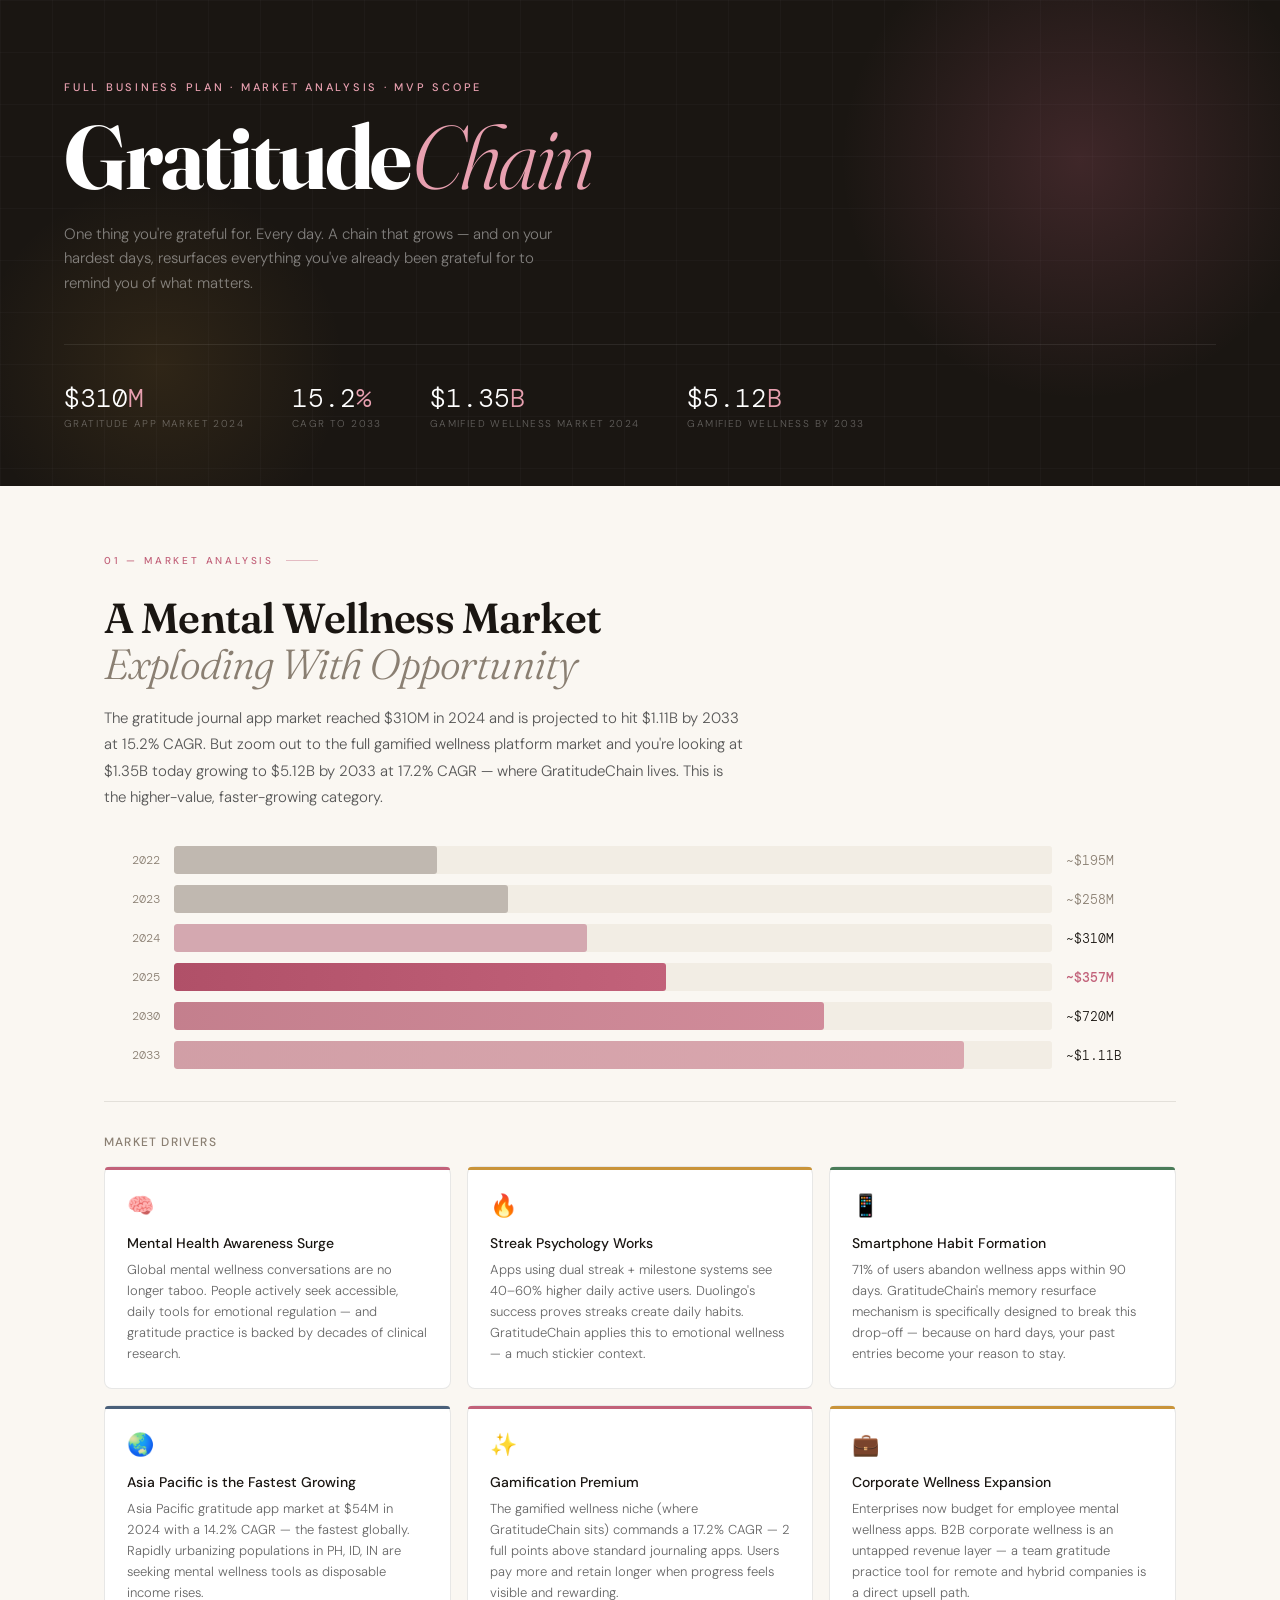
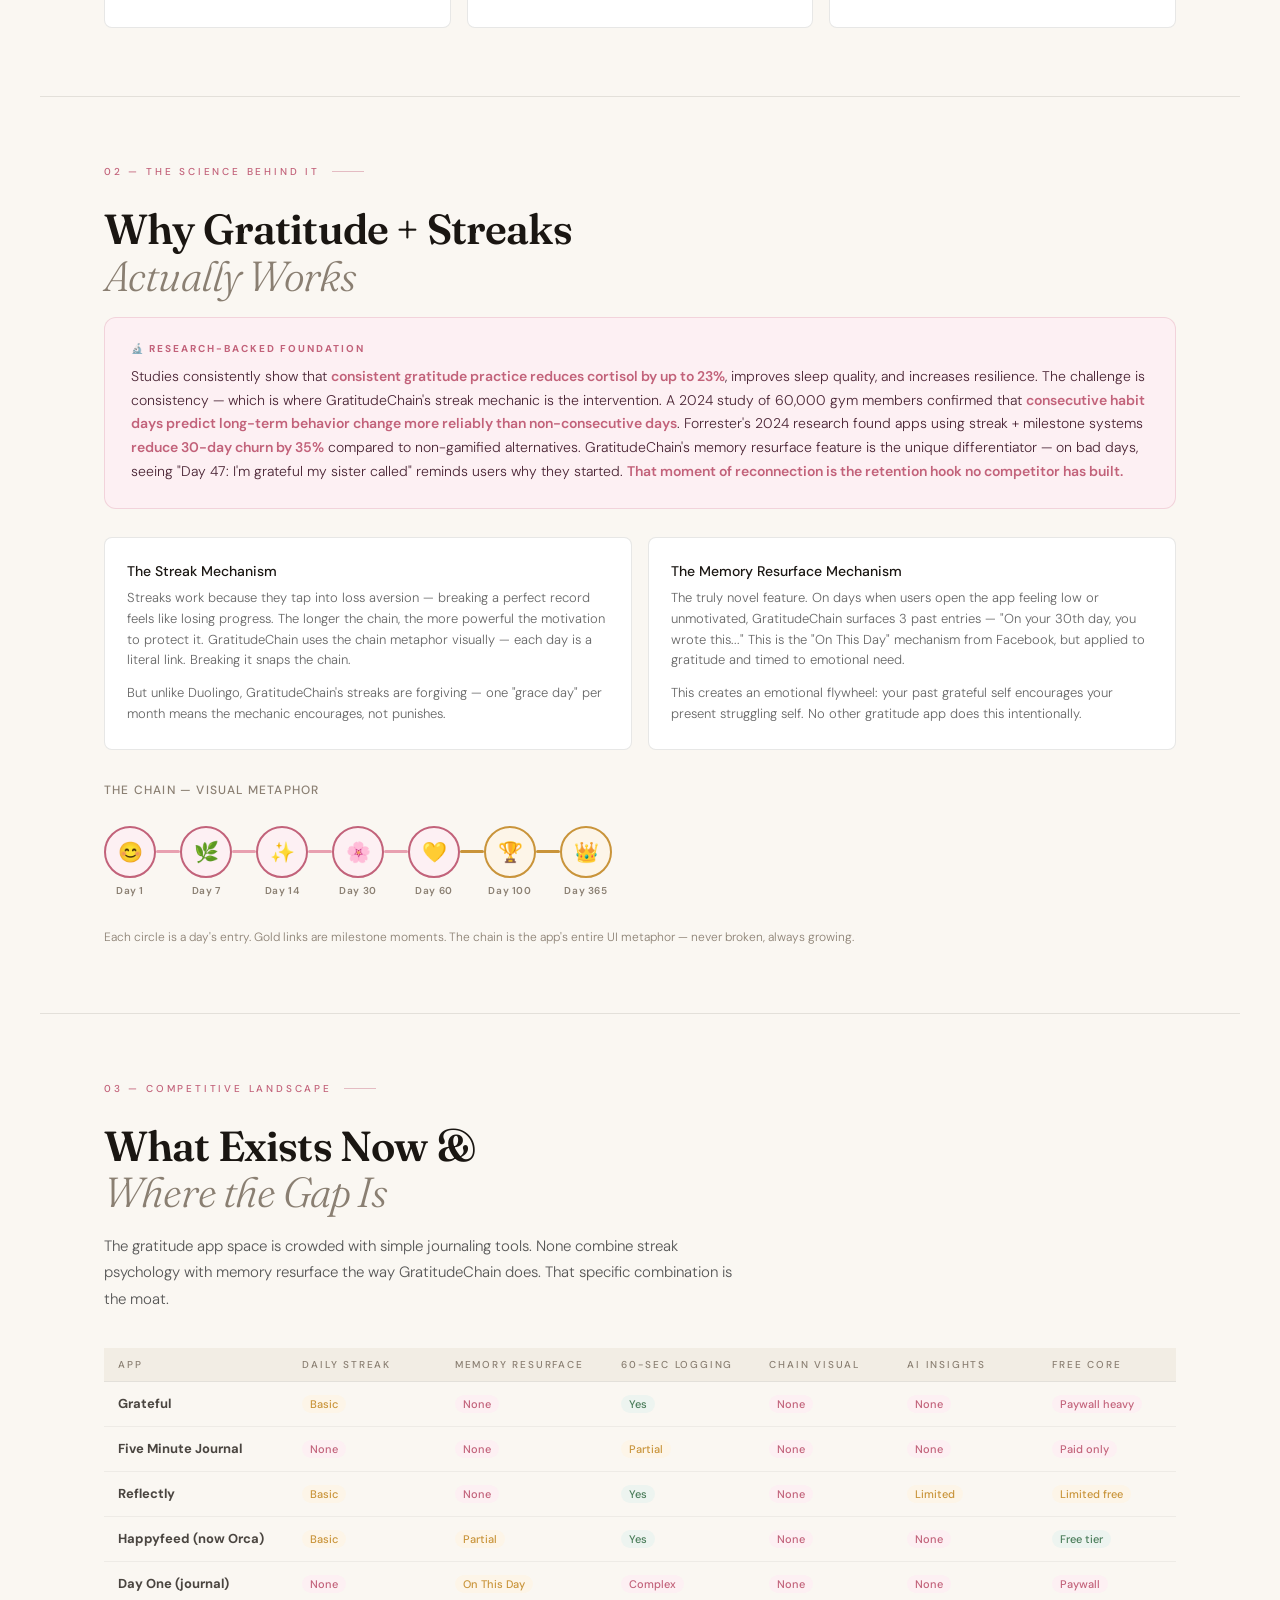
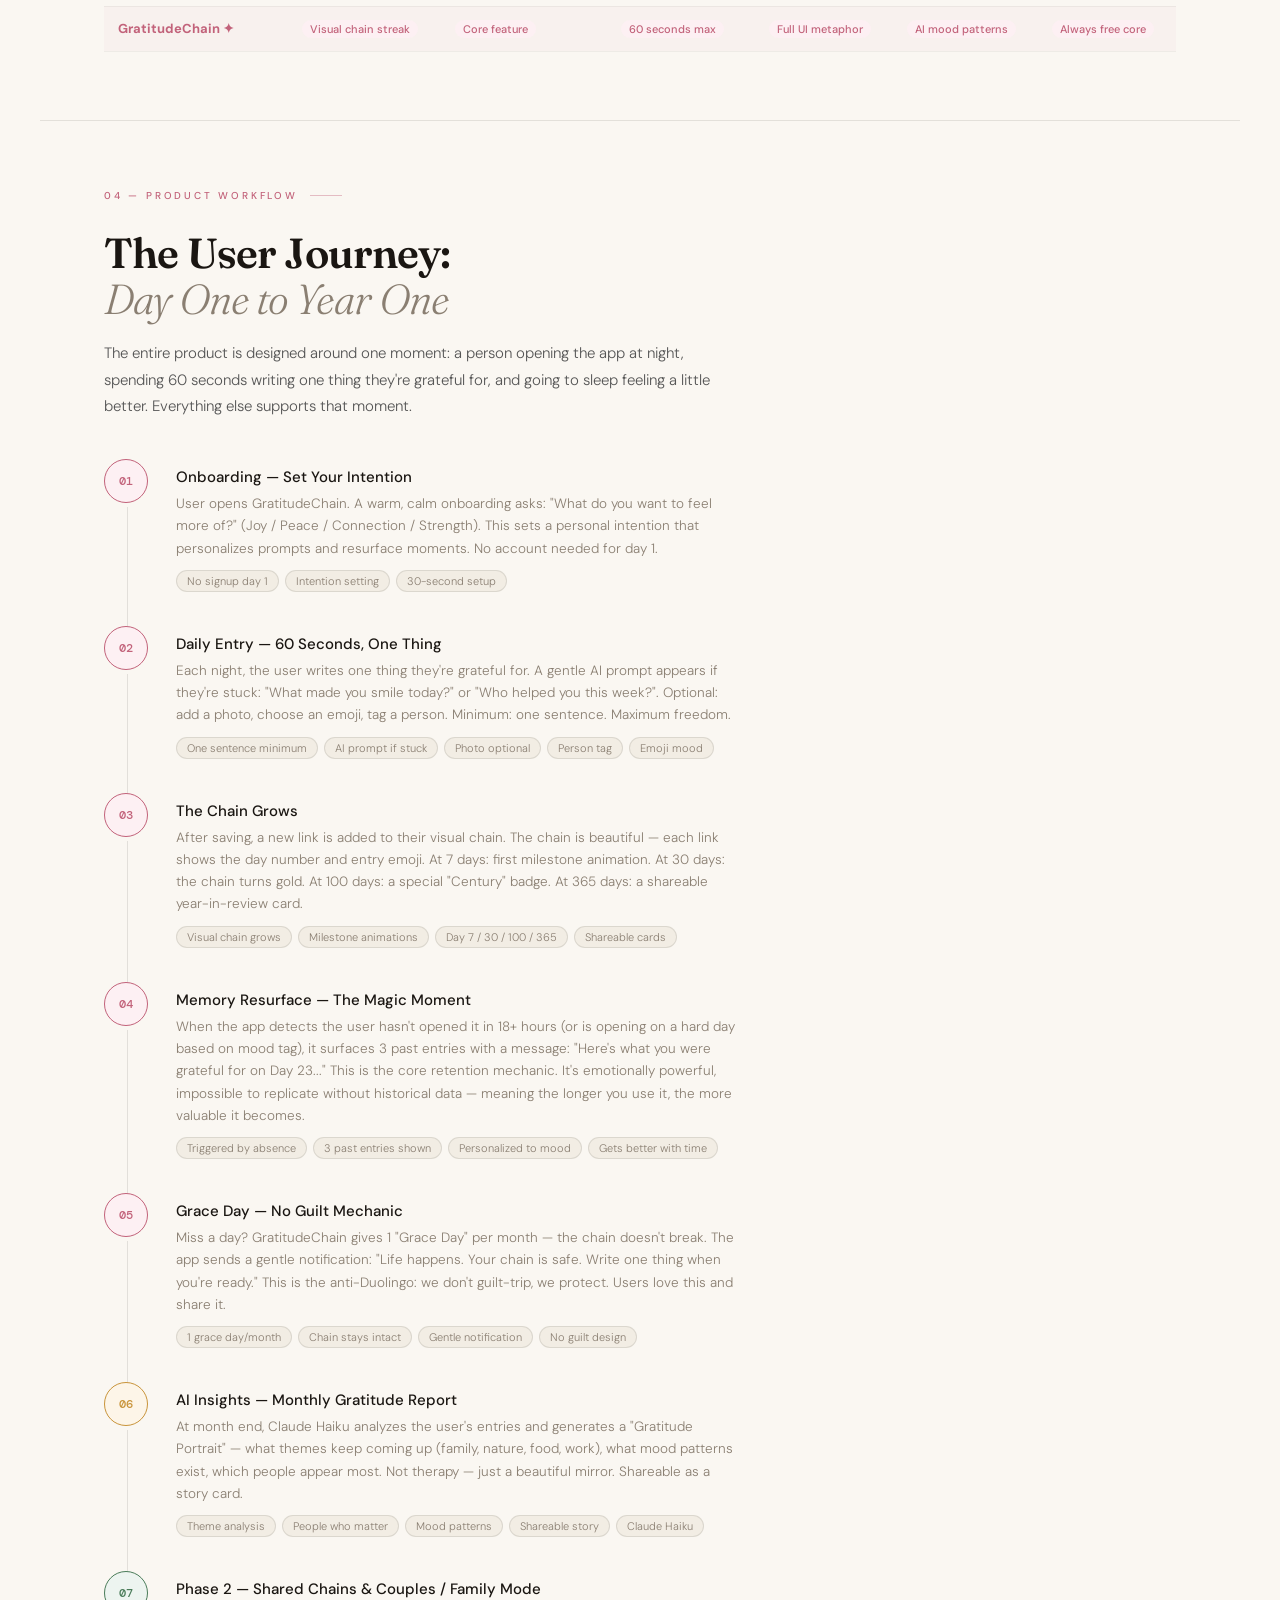
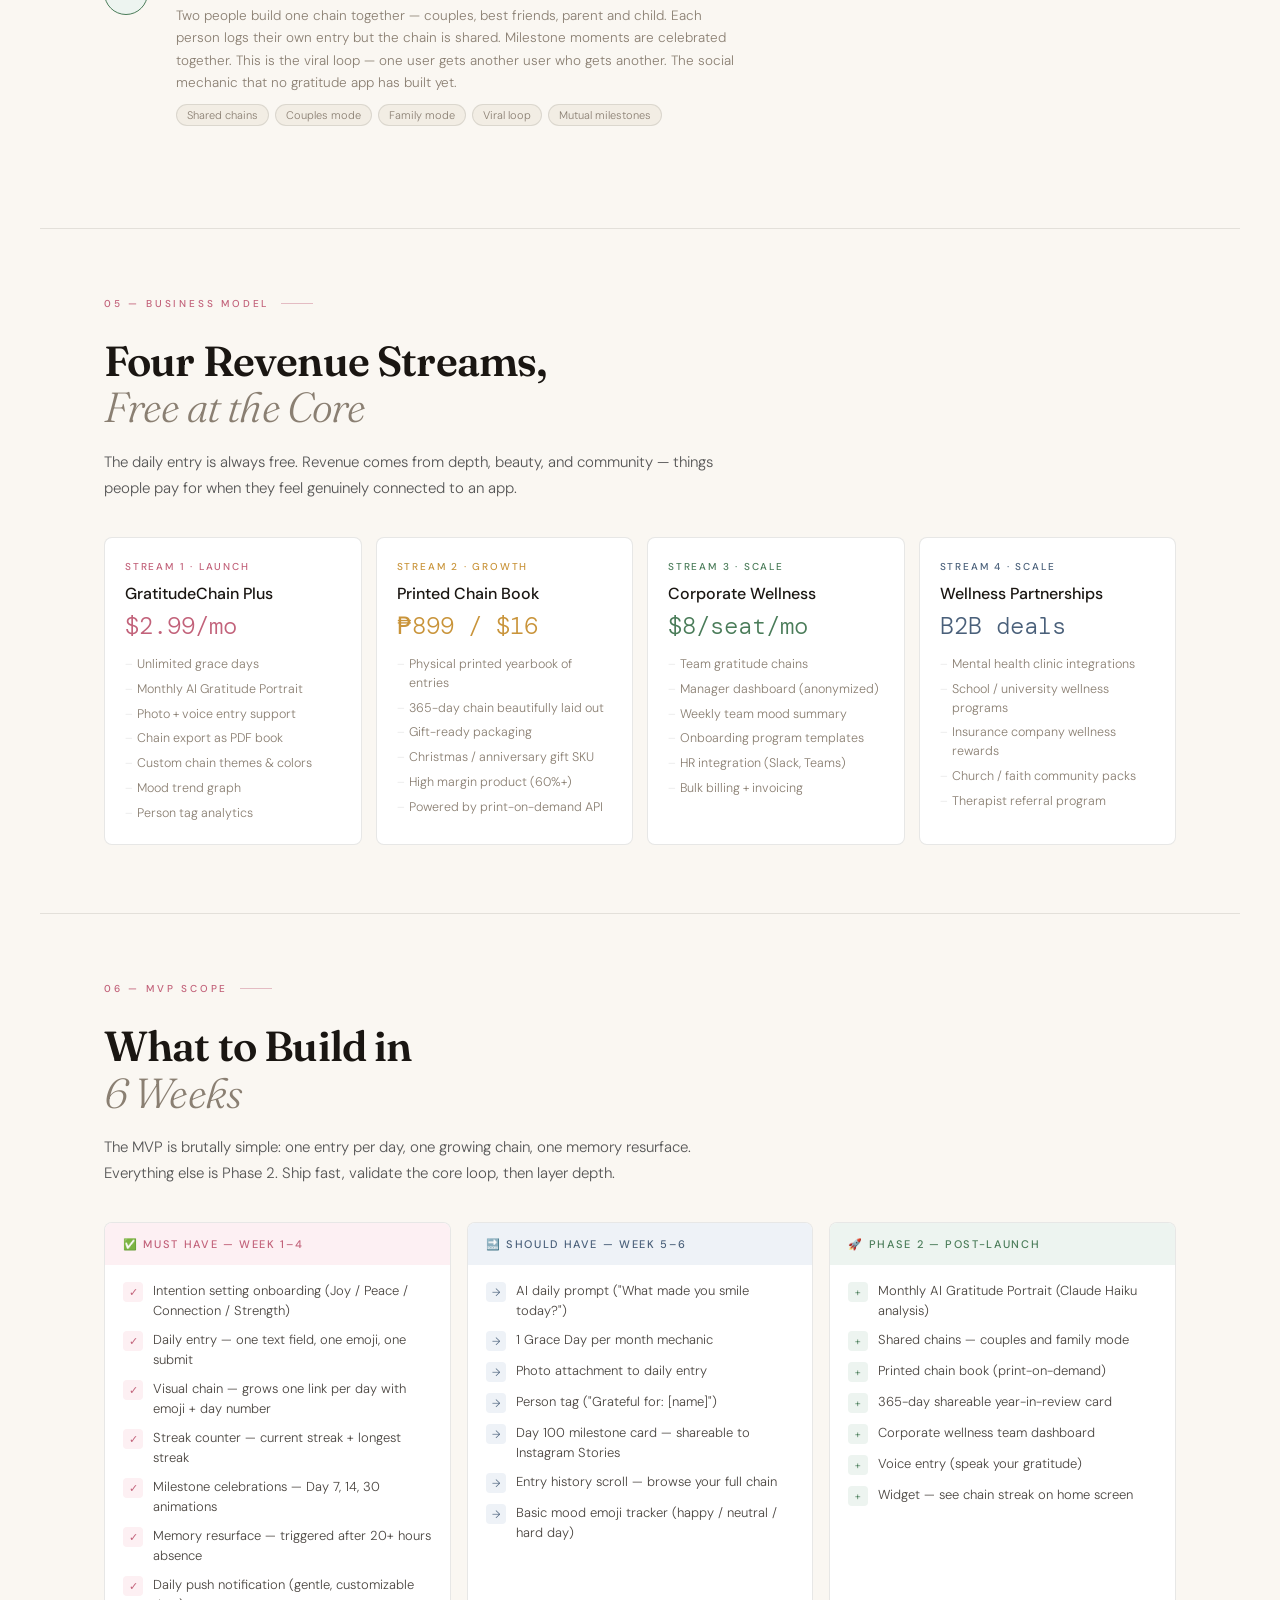
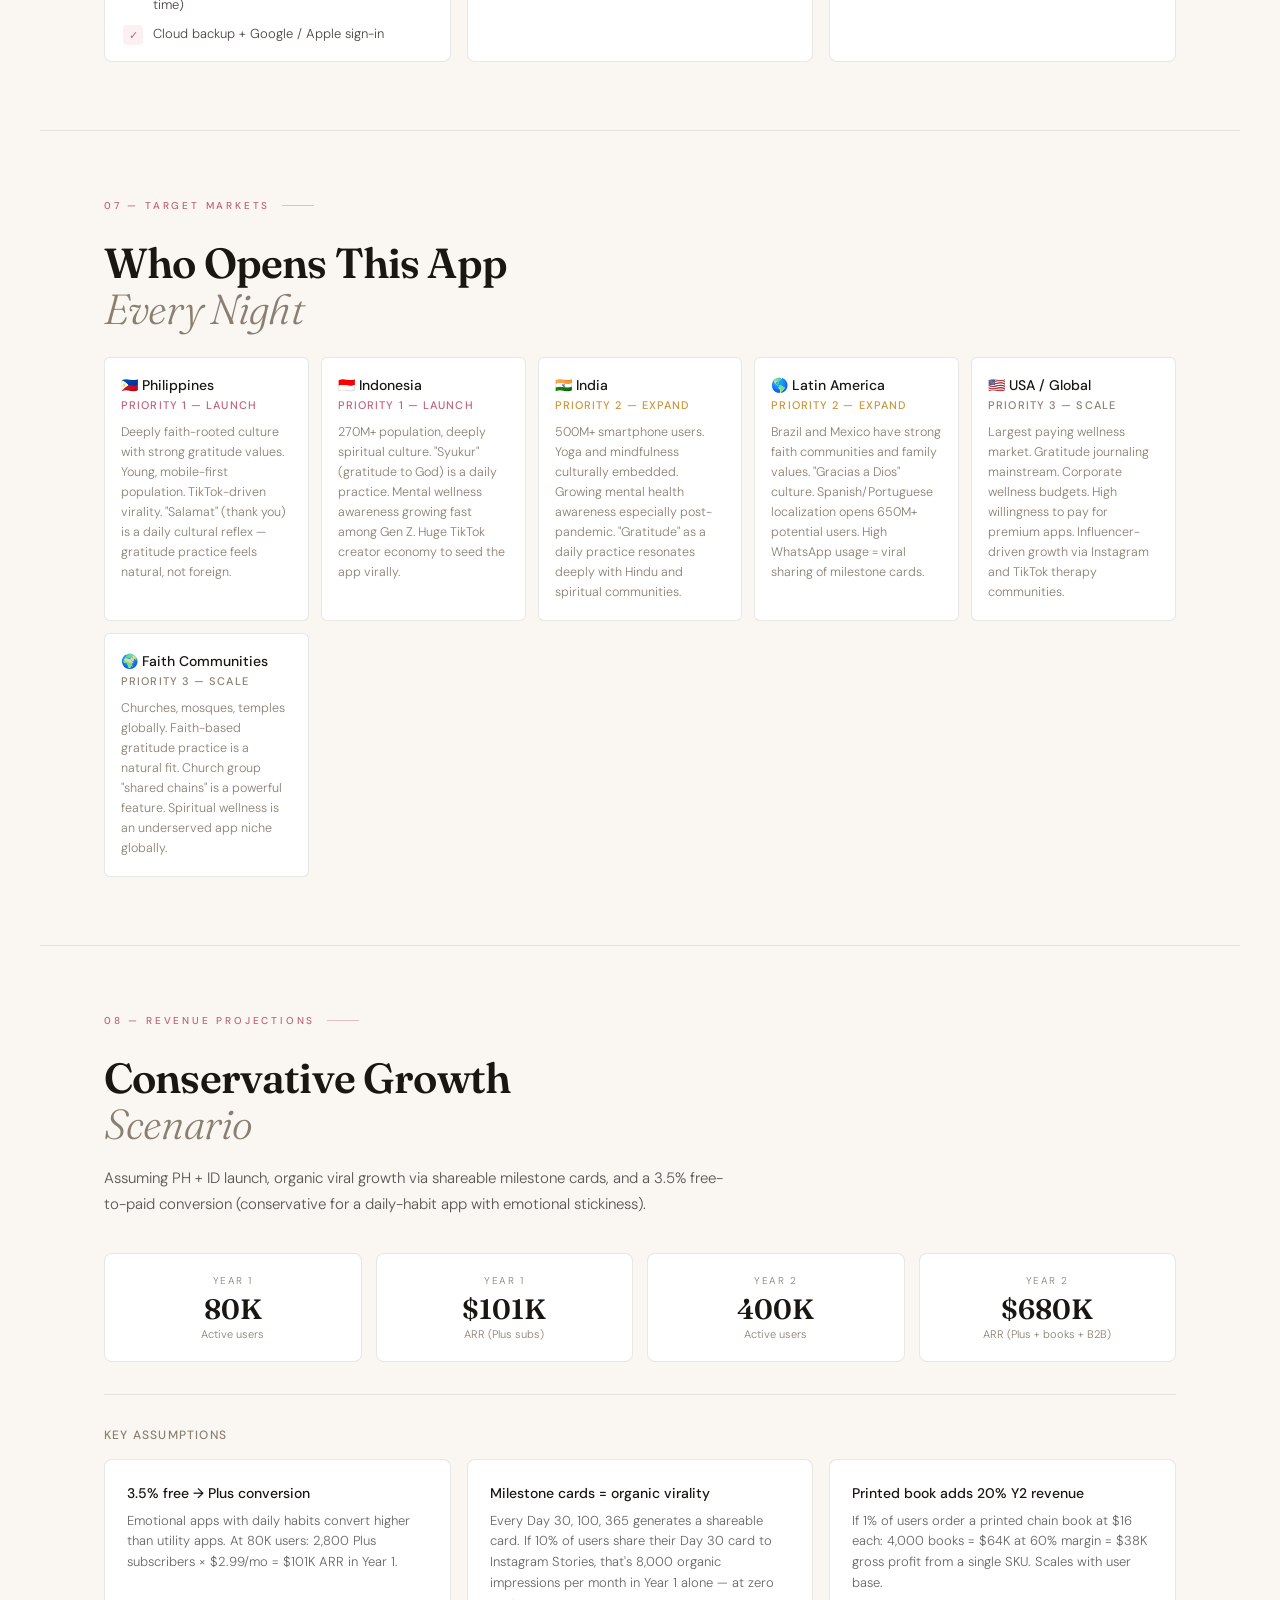
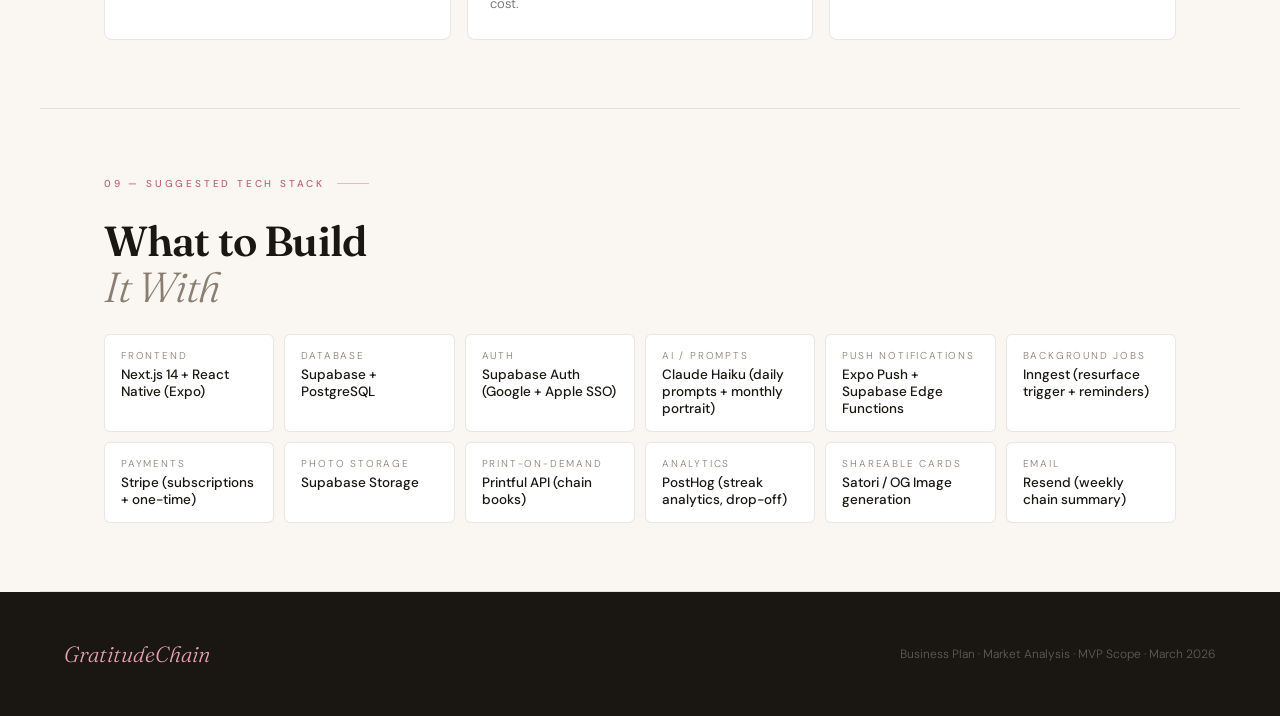
<file: gratitudechain-plan.html>
<!DOCTYPE html>
<html lang="en">
<head>
<meta charset="UTF-8">
<meta name="viewport" content="width=device-width, initial-scale=1.0">
<title>GratitudeChain — Full Business Plan</title>
<link href="https://fonts.googleapis.com/css2?family=Fraunces:ital,opsz,wght@0,9..144,300;0,9..144,600;0,9..144,700;1,9..144,400&family=DM+Sans:wght@300;400;500;600&family=DM+Mono:wght@400;500&display=swap" rel="stylesheet">
<style>
:root {
  --bg:#faf7f2; --ink:#1a1612; --surface:#ffffff; --surface2:#f2ede4;
  --border:rgba(26,22,18,0.1); --muted:#8a7f72; --dim:#b5a898;
  --rose:#c2627a; --rose-light:#fdf0f3; --rose-mid:#e8a0b0;
  --gold:#c9943a; --gold-light:#fdf5e8;
  --sage:#4a7c59; --sage-light:#edf4f0;
  --slate:#4a607a; --slate-light:#eef2f7;
  --warm:#f5ede0;
}
*{margin:0;padding:0;box-sizing:border-box}
body{background:var(--bg);color:var(--ink);font-family:'DM Sans',sans-serif;font-weight:300;overflow-x:hidden}

/* COVER */
.cover{min-height:440px;background:var(--ink);padding:80px 64px 56px;position:relative;overflow:hidden;display:flex;flex-direction:column;justify-content:flex-end}
.cover-grid{position:absolute;inset:0;background-image:linear-gradient(rgba(255,255,255,0.025) 1px,transparent 1px),linear-gradient(90deg,rgba(255,255,255,0.025) 1px,transparent 1px);background-size:52px 52px}
.cover-glow{position:absolute;top:-100px;right:-60px;width:520px;height:520px;background:radial-gradient(circle,rgba(194,98,122,0.22) 0%,transparent 65%);pointer-events:none}
.cover-glow2{position:absolute;bottom:-80px;left:-40px;width:400px;height:400px;background:radial-gradient(circle,rgba(201,148,58,0.12) 0%,transparent 65%);pointer-events:none}
.cover-eye{font-size:11px;letter-spacing:0.25em;text-transform:uppercase;color:var(--rose-mid);font-weight:500;margin-bottom:20px;position:relative}
.cover h1{font-family:'Fraunces',serif;font-size:clamp(48px,8vw,90px);font-weight:700;color:#fff;line-height:0.95;letter-spacing:-0.03em;position:relative}
.cover h1 em{font-style:italic;color:var(--rose-mid);font-weight:300}
.cover-tag{margin-top:22px;font-size:15px;color:rgba(255,255,255,0.45);max-width:500px;line-height:1.65;position:relative}
.cover-stats{display:flex;gap:48px;margin-top:48px;padding-top:36px;border-top:1px solid rgba(255,255,255,0.08);position:relative;flex-wrap:wrap}
.cs-num{font-family:'DM Mono',monospace;font-size:26px;color:#fff}
.cs-num span{color:var(--rose-mid)}
.cs-lbl{font-size:10px;letter-spacing:0.14em;text-transform:uppercase;color:rgba(255,255,255,0.32);margin-top:2px}

/* SECTIONS */
section{padding:68px 64px;border-bottom:1px solid var(--border);max-width:1200px;margin:0 auto}
.s-eye{font-size:10px;letter-spacing:0.28em;text-transform:uppercase;color:var(--rose);font-weight:500;margin-bottom:28px;display:flex;align-items:center;gap:12px}
.s-eye::after{content:'';width:32px;height:1px;background:var(--rose);opacity:0.4}
h2{font-family:'Fraunces',serif;font-size:clamp(26px,3.5vw,42px);font-weight:600;letter-spacing:-0.02em;line-height:1.1;margin-bottom:18px}
h2 em{font-style:italic;font-weight:300;color:var(--muted)}
.lead{font-size:15px;line-height:1.75;color:#555;max-width:640px;margin-bottom:36px}
h3{font-size:12px;font-weight:500;letter-spacing:0.1em;text-transform:uppercase;color:var(--muted);margin-bottom:12px}
p{font-size:14.5px;line-height:1.75;color:#4a4540}

/* MARKET BARS */
.mbar-wrap{display:flex;flex-direction:column;gap:11px;margin-top:28px}
.mbar-row{display:grid;grid-template-columns:56px 1fr 110px;align-items:center;gap:14px}
.mbar-yr{font-family:'DM Mono',monospace;font-size:12px;color:var(--muted);text-align:right}
.mbar-track{height:28px;background:var(--surface2);border-radius:3px;overflow:hidden}
.mbar-fill{height:100%;border-radius:3px}
.mbar-val{font-family:'DM Mono',monospace;font-size:13px;color:var(--ink)}

/* CARDS */
.card-grid-2{display:grid;grid-template-columns:repeat(2,1fr);gap:16px}
.card-grid-3{display:grid;grid-template-columns:repeat(3,1fr);gap:16px}
.card-grid-4{display:grid;grid-template-columns:repeat(4,1fr);gap:14px}
@media(max-width:900px){.card-grid-2,.card-grid-3,.card-grid-4{grid-template-columns:1fr}}
@media(max-width:600px){section,.cover{padding-left:24px;padding-right:24px}}

.card{background:var(--surface);border:1px solid var(--border);border-radius:8px;padding:24px 22px;position:relative}
.card-accent{position:absolute;top:0;left:0;right:0;height:3px;border-radius:8px 8px 0 0}
.card-icon{font-size:22px;margin-bottom:14px}
.card h4{font-size:14px;font-weight:500;color:var(--ink);margin-bottom:8px;line-height:1.3}
.card p{font-size:13px;color:#666;line-height:1.6}

/* COMPETITOR TABLE */
.comp-table{width:100%;border-collapse:collapse;margin-top:28px;font-size:13px}
.comp-table th{text-align:left;padding:10px 14px;font-size:10px;letter-spacing:0.18em;text-transform:uppercase;color:var(--muted);border-bottom:1px solid var(--border);font-weight:500;background:var(--surface2)}
.comp-table td{padding:13px 14px;border-bottom:1px solid rgba(26,22,18,0.05);color:#4a4540;vertical-align:middle}
.comp-table tr.us td{background:rgba(194,98,122,0.04)}
.comp-table tr.us td:first-child{font-weight:500;color:var(--rose)}
.pill{display:inline-block;font-size:11px;font-weight:500;padding:2px 8px;border-radius:20px}
.p-g{background:var(--sage-light);color:var(--sage)}
.p-r{background:var(--rose-light);color:var(--rose)}
.p-y{background:var(--gold-light);color:var(--gold)}
.p-b{background:var(--slate-light);color:var(--slate)}
.p-rose{background:var(--rose-light);color:var(--rose)}

/* WHAT MAKES IT UNIQUE */
.unique-list{display:flex;flex-direction:column;gap:10px;margin-top:24px}
.unique-item{display:flex;gap:16px;align-items:flex-start;background:var(--surface);border:1px solid var(--border);border-radius:8px;padding:18px 20px}
.ui-num{font-family:'DM Mono',monospace;font-size:11px;color:var(--rose);min-width:22px;font-weight:500;padding-top:1px}
.ui-h{font-size:14px;font-weight:500;color:var(--ink);margin-bottom:4px}
.ui-p{font-size:13px;color:var(--muted);line-height:1.6}

/* WORKFLOW */
.workflow{display:flex;flex-direction:column;margin-top:40px}
.wf{display:grid;grid-template-columns:52px 1fr;gap:20px;position:relative}
.wf:not(:last-child) .wf-line{position:absolute;left:23px;top:48px;bottom:-1px;width:1px;background:var(--border)}
.wf-circle{width:44px;height:44px;border-radius:50%;display:flex;align-items:center;justify-content:center;font-family:'DM Mono',monospace;font-size:12px;font-weight:500;flex-shrink:0;border:1.5px solid}
.wf-body{padding:8px 0 34px}
.wf-title{font-size:15px;font-weight:500;color:var(--ink);margin-bottom:6px}
.wf-desc{font-size:13.5px;color:var(--muted);line-height:1.65;max-width:560px;margin-bottom:10px}
.wf-chips{display:flex;flex-wrap:wrap;gap:6px}
.chip{font-size:11px;padding:3px 10px;border-radius:20px;background:var(--surface2);color:var(--muted);border:1px solid var(--border)}

/* BUSINESS MODEL */
.bm-grid{display:grid;grid-template-columns:repeat(auto-fill,minmax(240px,1fr));gap:14px;margin-top:28px}
.bm{background:var(--surface);border:1px solid var(--border);border-radius:8px;padding:22px 20px}
.bm-phase{font-size:10px;letter-spacing:0.18em;text-transform:uppercase;font-weight:500;margin-bottom:10px}
.bm h4{font-size:16px;font-weight:500;color:var(--ink);margin-bottom:6px}
.bm-amt{font-family:'DM Mono',monospace;font-size:24px;margin-bottom:14px}
.bm ul{list-style:none;display:flex;flex-direction:column;gap:6px}
.bm li{font-size:12.5px;color:var(--muted);padding-left:12px;position:relative;line-height:1.5}
.bm li::before{content:'–';position:absolute;left:0;color:var(--border)}

/* MVP */
.mvp-grid{display:grid;grid-template-columns:repeat(3,1fr);gap:16px;margin-top:28px}
@media(max-width:800px){.mvp-grid{grid-template-columns:1fr}}
.mvp-col{background:var(--surface);border:1px solid var(--border);border-radius:8px;overflow:hidden}
.mvp-hdr{padding:14px 18px;font-size:11px;font-weight:500;letter-spacing:0.15em;text-transform:uppercase}
.mvp-body{padding:16px 18px;display:flex;flex-direction:column;gap:10px}
.mvp-item{display:flex;gap:10px;align-items:flex-start}
.mvp-icon{width:20px;height:20px;border-radius:4px;display:flex;align-items:center;justify-content:center;font-size:11px;flex-shrink:0;margin-top:1px}
.mvp-item p{font-size:13px;line-height:1.5;color:#4a4540}

/* SCIENCE BOX */
.science-box{background:var(--rose-light);border:1px solid rgba(194,98,122,0.2);border-radius:12px;padding:24px 26px;margin-bottom:28px}
.sb-eye{font-size:10px;letter-spacing:0.2em;text-transform:uppercase;color:var(--rose);font-weight:700;margin-bottom:10px}
.sb-body{font-size:14px;color:#4a2535;line-height:1.7}
.sb-body strong{color:var(--rose);font-weight:600}

/* PROJECTIONS */
.proj-row{display:grid;grid-template-columns:repeat(4,1fr);gap:14px;margin-top:24px}
@media(max-width:700px){.proj-row{grid-template-columns:repeat(2,1fr)}}
.proj{background:var(--surface);border:1px solid var(--border);border-radius:8px;padding:20px;text-align:center}
.proj-yr{font-size:10px;letter-spacing:0.15em;text-transform:uppercase;color:var(--muted);margin-bottom:8px}
.proj-num{font-family:'Fraunces',serif;font-size:28px;font-weight:600;color:var(--ink);line-height:1;margin-bottom:4px}
.proj-lbl{font-size:11px;color:var(--muted)}

/* REGIONS */
.region-grid{display:grid;grid-template-columns:repeat(auto-fill,minmax(200px,1fr));gap:12px;margin-top:24px}
.rcard{background:var(--surface);border:1px solid var(--border);border-radius:6px;padding:18px 16px}
.rcard-name{font-size:14px;font-weight:500;color:var(--ink);margin-bottom:4px}
.rcard-p{font-size:11px;font-weight:500;letter-spacing:0.1em;text-transform:uppercase;margin-bottom:10px}
.rcard p{font-size:12.5px;color:var(--muted);line-height:1.6}

/* TECH STACK */
.stack-grid{display:grid;grid-template-columns:repeat(auto-fill,minmax(170px,1fr));gap:10px;margin-top:24px}
.si{background:var(--surface);border:1px solid var(--border);border-radius:6px;padding:14px 16px}
.si-cat{font-size:10px;letter-spacing:0.18em;text-transform:uppercase;color:var(--muted);margin-bottom:4px}
.si-name{font-size:13.5px;font-weight:500;color:var(--ink)}

.divider{height:1px;background:var(--border);margin:32px 0}

/* CHAIN VISUAL */
.chain-visual{display:flex;align-items:center;gap:0;margin:28px 0;overflow-x:auto;padding-bottom:4px}
.chain-link{display:flex;flex-direction:column;align-items:center;gap:6px;flex-shrink:0}
.chain-circle{width:52px;height:52px;border-radius:50%;display:flex;align-items:center;justify-content:center;font-size:20px;position:relative;border:2px solid}
.chain-day{font-size:10px;font-weight:600;letter-spacing:0.06em;color:var(--muted)}
.chain-connector{width:24px;height:3px;border-radius:2px;flex-shrink:0;margin-bottom:20px}

footer{background:var(--ink);padding:48px 64px;display:flex;justify-content:space-between;align-items:center;flex-wrap:wrap;gap:16px}
.footer-brand{font-family:'Fraunces',serif;font-size:22px;color:var(--rose-mid);font-style:italic}
.footer-note{font-size:12px;color:rgba(255,255,255,0.3)}
</style>
</head>
<body>

<!-- COVER -->
<div class="cover">
  <div class="cover-grid"></div>
  <div class="cover-glow"></div>
  <div class="cover-glow2"></div>
  <div class="cover-eye">Full Business Plan · Market Analysis · MVP Scope</div>
  <h1>Gratitude<em>Chain</em></h1>
  <p class="cover-tag">One thing you're grateful for. Every day. A chain that grows — and on your hardest days, resurfaces everything you've already been grateful for to remind you of what matters.</p>
  <div class="cover-stats">
    <div><div class="cs-num">$310<span>M</span></div><div class="cs-lbl">Gratitude App Market 2024</div></div>
    <div><div class="cs-num">15.2<span>%</span></div><div class="cs-lbl">CAGR to 2033</div></div>
    <div><div class="cs-num">$1.35<span>B</span></div><div class="cs-lbl">Gamified Wellness Market 2024</div></div>
    <div><div class="cs-num">$5.12<span>B</span></div><div class="cs-lbl">Gamified Wellness by 2033</div></div>
  </div>
</div>

<!-- ① MARKET ANALYSIS -->
<section>
  <div class="s-eye">01 — Market Analysis</div>
  <h2>A Mental Wellness Market<br><em>Exploding With Opportunity</em></h2>
  <p class="lead">The gratitude journal app market reached $310M in 2024 and is projected to hit $1.11B by 2033 at 15.2% CAGR. But zoom out to the full gamified wellness platform market and you're looking at $1.35B today growing to $5.12B by 2033 at 17.2% CAGR — where GratitudeChain lives. This is the higher-value, faster-growing category.</p>

  <div class="mbar-wrap">
    <div class="mbar-row"><div class="mbar-yr">2022</div><div class="mbar-track"><div class="mbar-fill" style="width:30%;background:#c0b8b0"></div></div><div class="mbar-val" style="color:var(--muted)">~$195M</div></div>
    <div class="mbar-row"><div class="mbar-yr">2023</div><div class="mbar-track"><div class="mbar-fill" style="width:38%;background:#c0b8b0"></div></div><div class="mbar-val" style="color:var(--muted)">~$258M</div></div>
    <div class="mbar-row"><div class="mbar-yr">2024</div><div class="mbar-track"><div class="mbar-fill" style="width:47%;background:#d4a8b0"></div></div><div class="mbar-val">~$310M</div></div>
    <div class="mbar-row"><div class="mbar-yr">2025</div><div class="mbar-track"><div class="mbar-fill" style="width:56%;background:linear-gradient(90deg,#b05068,var(--rose))"></div></div><div class="mbar-val" style="color:var(--rose);font-weight:500">~$357M</div></div>
    <div class="mbar-row"><div class="mbar-yr">2030</div><div class="mbar-track"><div class="mbar-fill" style="width:74%;background:linear-gradient(90deg,#b05068,var(--rose));opacity:0.7"></div></div><div class="mbar-val">~$720M</div></div>
    <div class="mbar-row"><div class="mbar-yr">2033</div><div class="mbar-track"><div class="mbar-fill" style="width:90%;background:linear-gradient(90deg,#b05068,var(--rose));opacity:0.5"></div></div><div class="mbar-val">~$1.11B</div></div>
  </div>

  <div class="divider"></div>
  <h3>Market Drivers</h3>
  <div class="card-grid-3" style="margin-top:16px">
    <div class="card"><div class="card-accent" style="background:var(--rose)"></div><div class="card-icon">🧠</div><h4>Mental Health Awareness Surge</h4><p>Global mental wellness conversations are no longer taboo. People actively seek accessible, daily tools for emotional regulation — and gratitude practice is backed by decades of clinical research.</p></div>
    <div class="card"><div class="card-accent" style="background:var(--gold)"></div><div class="card-icon">🔥</div><h4>Streak Psychology Works</h4><p>Apps using dual streak + milestone systems see 40–60% higher daily active users. Duolingo's success proves streaks create daily habits. GratitudeChain applies this to emotional wellness — a much stickier context.</p></div>
    <div class="card"><div class="card-accent" style="background:var(--sage)"></div><div class="card-icon">📱</div><h4>Smartphone Habit Formation</h4><p>71% of users abandon wellness apps within 90 days. GratitudeChain's memory resurface mechanism is specifically designed to break this drop-off — because on hard days, your past entries become your reason to stay.</p></div>
    <div class="card"><div class="card-accent" style="background:var(--slate)"></div><div class="card-icon">🌏</div><h4>Asia Pacific is the Fastest Growing</h4><p>Asia Pacific gratitude app market at $54M in 2024 with a 14.2% CAGR — the fastest globally. Rapidly urbanizing populations in PH, ID, IN are seeking mental wellness tools as disposable income rises.</p></div>
    <div class="card"><div class="card-accent" style="background:var(--rose)"></div><div class="card-icon">✨</div><h4>Gamification Premium</h4><p>The gamified wellness niche (where GratitudeChain sits) commands a 17.2% CAGR — 2 full points above standard journaling apps. Users pay more and retain longer when progress feels visible and rewarding.</p></div>
    <div class="card"><div class="card-accent" style="background:var(--gold)"></div><div class="card-icon">💼</div><h4>Corporate Wellness Expansion</h4><p>Enterprises now budget for employee mental wellness apps. B2B corporate wellness is an untapped revenue layer — a team gratitude practice tool for remote and hybrid companies is a direct upsell path.</p></div>
  </div>
</section>

<!-- ② THE SCIENCE -->
<section>
  <div class="s-eye">02 — The Science Behind It</div>
  <h2>Why Gratitude + Streaks<br><em>Actually Works</em></h2>

  <div class="science-box">
    <div class="sb-eye">🔬 Research-Backed Foundation</div>
    <div class="sb-body">
      Studies consistently show that <strong>consistent gratitude practice reduces cortisol by up to 23%</strong>, improves sleep quality, and increases resilience. The challenge is consistency — which is where GratitudeChain's streak mechanic is the intervention. A 2024 study of 60,000 gym members confirmed that <strong>consecutive habit days predict long-term behavior change more reliably than non-consecutive days</strong>. Forrester's 2024 research found apps using streak + milestone systems <strong>reduce 30-day churn by 35%</strong> compared to non-gamified alternatives. GratitudeChain's memory resurface feature is the unique differentiator — on bad days, seeing "Day 47: I'm grateful my sister called" reminds users why they started. <strong>That moment of reconnection is the retention hook no competitor has built.</strong>
    </div>
  </div>

  <div class="card-grid-2">
    <div class="card">
      <h4>The Streak Mechanism</h4>
      <p style="margin-bottom:12px">Streaks work because they tap into loss aversion — breaking a perfect record feels like losing progress. The longer the chain, the more powerful the motivation to protect it. GratitudeChain uses the chain metaphor visually — each day is a literal link. Breaking it snaps the chain.</p>
      <p>But unlike Duolingo, GratitudeChain's streaks are forgiving — one "grace day" per month means the mechanic encourages, not punishes.</p>
    </div>
    <div class="card">
      <h4>The Memory Resurface Mechanism</h4>
      <p style="margin-bottom:12px">The truly novel feature. On days when users open the app feeling low or unmotivated, GratitudeChain surfaces 3 past entries — "On your 30th day, you wrote this..." This is the "On This Day" mechanism from Facebook, but applied to gratitude and timed to emotional need.</p>
      <p>This creates an emotional flywheel: your past grateful self encourages your present struggling self. No other gratitude app does this intentionally.</p>
    </div>
  </div>

  <!-- Chain visual -->
  <div style="margin-top:32px">
    <h3>The Chain — Visual Metaphor</h3>
    <div class="chain-visual">
      <div class="chain-link">
        <div class="chain-circle" style="background:var(--rose-light);border-color:var(--rose);color:var(--rose)">😊</div>
        <div class="chain-day">Day 1</div>
      </div>
      <div class="chain-connector" style="background:var(--rose-mid)"></div>
      <div class="chain-link">
        <div class="chain-circle" style="background:var(--rose-light);border-color:var(--rose);color:var(--rose)">🌿</div>
        <div class="chain-day">Day 7</div>
      </div>
      <div class="chain-connector" style="background:var(--rose-mid)"></div>
      <div class="chain-link">
        <div class="chain-circle" style="background:var(--rose-light);border-color:var(--rose);color:var(--rose)">✨</div>
        <div class="chain-day">Day 14</div>
      </div>
      <div class="chain-connector" style="background:var(--rose-mid)"></div>
      <div class="chain-link">
        <div class="chain-circle" style="background:var(--rose-light);border-color:var(--rose);color:var(--rose)">🌸</div>
        <div class="chain-day">Day 30</div>
      </div>
      <div class="chain-connector" style="background:var(--rose-mid)"></div>
      <div class="chain-link">
        <div class="chain-circle" style="background:var(--rose-light);border-color:var(--rose);color:var(--rose)">💛</div>
        <div class="chain-day">Day 60</div>
      </div>
      <div class="chain-connector" style="background:var(--gold)"></div>
      <div class="chain-link">
        <div class="chain-circle" style="background:var(--gold-light);border-color:var(--gold);color:var(--gold)">🏆</div>
        <div class="chain-day">Day 100</div>
      </div>
      <div class="chain-connector" style="background:var(--gold)"></div>
      <div class="chain-link">
        <div class="chain-circle" style="background:var(--gold-light);border-color:var(--gold);color:var(--gold)">👑</div>
        <div class="chain-day">Day 365</div>
      </div>
    </div>
    <div style="font-size:12px;color:var(--muted);margin-top:6px">Each circle is a day's entry. Gold links are milestone moments. The chain is the app's entire UI metaphor — never broken, always growing.</div>
  </div>
</section>

<!-- ③ COMPETITOR ANALYSIS -->
<section>
  <div class="s-eye">03 — Competitive Landscape</div>
  <h2>What Exists Now &<br><em>Where the Gap Is</em></h2>
  <p class="lead">The gratitude app space is crowded with simple journaling tools. None combine streak psychology with memory resurface the way GratitudeChain does. That specific combination is the moat.</p>

  <table class="comp-table">
    <thead>
      <tr>
        <th>App</th>
        <th>Daily streak</th>
        <th>Memory resurface</th>
        <th>60-sec logging</th>
        <th>Chain visual</th>
        <th>AI insights</th>
        <th>Free core</th>
      </tr>
    </thead>
    <tbody>
      <tr>
        <td><strong>Grateful</strong></td>
        <td><span class="pill p-y">Basic</span></td>
        <td><span class="pill p-r">None</span></td>
        <td><span class="pill p-g">Yes</span></td>
        <td><span class="pill p-r">None</span></td>
        <td><span class="pill p-r">None</span></td>
        <td><span class="pill p-r">Paywall heavy</span></td>
      </tr>
      <tr>
        <td><strong>Five Minute Journal</strong></td>
        <td><span class="pill p-r">None</span></td>
        <td><span class="pill p-r">None</span></td>
        <td><span class="pill p-y">Partial</span></td>
        <td><span class="pill p-r">None</span></td>
        <td><span class="pill p-r">None</span></td>
        <td><span class="pill p-r">Paid only</span></td>
      </tr>
      <tr>
        <td><strong>Reflectly</strong></td>
        <td><span class="pill p-y">Basic</span></td>
        <td><span class="pill p-r">None</span></td>
        <td><span class="pill p-g">Yes</span></td>
        <td><span class="pill p-r">None</span></td>
        <td><span class="pill p-y">Limited</span></td>
        <td><span class="pill p-y">Limited free</span></td>
      </tr>
      <tr>
        <td><strong>Happyfeed (now Orca)</strong></td>
        <td><span class="pill p-y">Basic</span></td>
        <td><span class="pill p-y">Partial</span></td>
        <td><span class="pill p-g">Yes</span></td>
        <td><span class="pill p-r">None</span></td>
        <td><span class="pill p-r">None</span></td>
        <td><span class="pill p-g">Free tier</span></td>
      </tr>
      <tr>
        <td><strong>Day One (journal)</strong></td>
        <td><span class="pill p-r">None</span></td>
        <td><span class="pill p-y">On This Day</span></td>
        <td><span class="pill p-r">Complex</span></td>
        <td><span class="pill p-r">None</span></td>
        <td><span class="pill p-r">None</span></td>
        <td><span class="pill p-r">Paywall</span></td>
      </tr>
      <tr class="us">
        <td><strong>GratitudeChain ✦</strong></td>
        <td><span class="pill p-rose">Visual chain streak</span></td>
        <td><span class="pill p-rose">Core feature</span></td>
        <td><span class="pill p-rose">60 seconds max</span></td>
        <td><span class="pill p-rose">Full UI metaphor</span></td>
        <td><span class="pill p-rose">AI mood patterns</span></td>
        <td><span class="pill p-rose">Always free core</span></td>
      </tr>
    </tbody>
  </table>
</section>

<!-- ④ PRODUCT WORKFLOW -->
<section>
  <div class="s-eye">04 — Product Workflow</div>
  <h2>The User Journey:<br><em>Day One to Year One</em></h2>
  <p class="lead">The entire product is designed around one moment: a person opening the app at night, spending 60 seconds writing one thing they're grateful for, and going to sleep feeling a little better. Everything else supports that moment.</p>

  <div class="workflow">

    <div class="wf">
      <div class="wf-line"></div>
      <div><div class="wf-circle" style="background:var(--rose-light);color:var(--rose);border-color:var(--rose)">01</div></div>
      <div class="wf-body">
        <div class="wf-title">Onboarding — Set Your Intention</div>
        <div class="wf-desc">User opens GratitudeChain. A warm, calm onboarding asks: "What do you want to feel more of?" (Joy / Peace / Connection / Strength). This sets a personal intention that personalizes prompts and resurface moments. No account needed for day 1.</div>
        <div class="wf-chips"><span class="chip">No signup day 1</span><span class="chip">Intention setting</span><span class="chip">30-second setup</span></div>
      </div>
    </div>

    <div class="wf">
      <div class="wf-line"></div>
      <div><div class="wf-circle" style="background:var(--rose-light);color:var(--rose);border-color:var(--rose)">02</div></div>
      <div class="wf-body">
        <div class="wf-title">Daily Entry — 60 Seconds, One Thing</div>
        <div class="wf-desc">Each night, the user writes one thing they're grateful for. A gentle AI prompt appears if they're stuck: "What made you smile today?" or "Who helped you this week?". Optional: add a photo, choose an emoji, tag a person. Minimum: one sentence. Maximum freedom.</div>
        <div class="wf-chips"><span class="chip">One sentence minimum</span><span class="chip">AI prompt if stuck</span><span class="chip">Photo optional</span><span class="chip">Person tag</span><span class="chip">Emoji mood</span></div>
      </div>
    </div>

    <div class="wf">
      <div class="wf-line"></div>
      <div><div class="wf-circle" style="background:var(--rose-light);color:var(--rose);border-color:var(--rose)">03</div></div>
      <div class="wf-body">
        <div class="wf-title">The Chain Grows</div>
        <div class="wf-desc">After saving, a new link is added to their visual chain. The chain is beautiful — each link shows the day number and entry emoji. At 7 days: first milestone animation. At 30 days: the chain turns gold. At 100 days: a special "Century" badge. At 365 days: a shareable year-in-review card.</div>
        <div class="wf-chips"><span class="chip">Visual chain grows</span><span class="chip">Milestone animations</span><span class="chip">Day 7 / 30 / 100 / 365</span><span class="chip">Shareable cards</span></div>
      </div>
    </div>

    <div class="wf">
      <div class="wf-line"></div>
      <div><div class="wf-circle" style="background:var(--rose-light);color:var(--rose);border-color:var(--rose)">04</div></div>
      <div class="wf-body">
        <div class="wf-title">Memory Resurface — The Magic Moment</div>
        <div class="wf-desc">When the app detects the user hasn't opened it in 18+ hours (or is opening on a hard day based on mood tag), it surfaces 3 past entries with a message: "Here's what you were grateful for on Day 23..." This is the core retention mechanic. It's emotionally powerful, impossible to replicate without historical data — meaning the longer you use it, the more valuable it becomes.</div>
        <div class="wf-chips"><span class="chip">Triggered by absence</span><span class="chip">3 past entries shown</span><span class="chip">Personalized to mood</span><span class="chip">Gets better with time</span></div>
      </div>
    </div>

    <div class="wf">
      <div class="wf-line"></div>
      <div><div class="wf-circle" style="background:var(--rose-light);color:var(--rose);border-color:var(--rose)">05</div></div>
      <div class="wf-body">
        <div class="wf-title">Grace Day — No Guilt Mechanic</div>
        <div class="wf-desc">Miss a day? GratitudeChain gives 1 "Grace Day" per month — the chain doesn't break. The app sends a gentle notification: "Life happens. Your chain is safe. Write one thing when you're ready." This is the anti-Duolingo: we don't guilt-trip, we protect. Users love this and share it.</div>
        <div class="wf-chips"><span class="chip">1 grace day/month</span><span class="chip">Chain stays intact</span><span class="chip">Gentle notification</span><span class="chip">No guilt design</span></div>
      </div>
    </div>

    <div class="wf">
      <div class="wf-line"></div>
      <div><div class="wf-circle" style="background:var(--gold-light);color:var(--gold);border-color:var(--gold)">06</div></div>
      <div class="wf-body">
        <div class="wf-title">AI Insights — Monthly Gratitude Report</div>
        <div class="wf-desc">At month end, Claude Haiku analyzes the user's entries and generates a "Gratitude Portrait" — what themes keep coming up (family, nature, food, work), what mood patterns exist, which people appear most. Not therapy — just a beautiful mirror. Shareable as a story card.</div>
        <div class="wf-chips"><span class="chip">Theme analysis</span><span class="chip">People who matter</span><span class="chip">Mood patterns</span><span class="chip">Shareable story</span><span class="chip">Claude Haiku</span></div>
      </div>
    </div>

    <div class="wf">
      <div><div class="wf-circle" style="background:var(--sage-light);color:var(--sage);border-color:var(--sage)">07</div></div>
      <div class="wf-body">
        <div class="wf-title">Phase 2 — Shared Chains & Couples / Family Mode</div>
        <div class="wf-desc">Two people build one chain together — couples, best friends, parent and child. Each person logs their own entry but the chain is shared. Milestone moments are celebrated together. This is the viral loop — one user gets another user who gets another. The social mechanic that no gratitude app has built yet.</div>
        <div class="wf-chips"><span class="chip">Shared chains</span><span class="chip">Couples mode</span><span class="chip">Family mode</span><span class="chip">Viral loop</span><span class="chip">Mutual milestones</span></div>
      </div>
    </div>

  </div>
</section>

<!-- ⑤ BUSINESS MODEL -->
<section>
  <div class="s-eye">05 — Business Model</div>
  <h2>Four Revenue Streams,<br><em>Free at the Core</em></h2>
  <p class="lead">The daily entry is always free. Revenue comes from depth, beauty, and community — things people pay for when they feel genuinely connected to an app.</p>

  <div class="bm-grid">
    <div class="bm">
      <div class="bm-phase" style="color:var(--rose)">Stream 1 · Launch</div>
      <h4>GratitudeChain Plus</h4>
      <div class="bm-amt" style="color:var(--rose)">$2.99/mo</div>
      <ul>
        <li>Unlimited grace days</li>
        <li>Monthly AI Gratitude Portrait</li>
        <li>Photo + voice entry support</li>
        <li>Chain export as PDF book</li>
        <li>Custom chain themes & colors</li>
        <li>Mood trend graph</li>
        <li>Person tag analytics</li>
      </ul>
    </div>
    <div class="bm">
      <div class="bm-phase" style="color:var(--gold)">Stream 2 · Growth</div>
      <h4>Printed Chain Book</h4>
      <div class="bm-amt" style="color:var(--gold)">₱899 / $16</div>
      <ul>
        <li>Physical printed yearbook of entries</li>
        <li>365-day chain beautifully laid out</li>
        <li>Gift-ready packaging</li>
        <li>Christmas / anniversary gift SKU</li>
        <li>High margin product (60%+)</li>
        <li>Powered by print-on-demand API</li>
      </ul>
    </div>
    <div class="bm">
      <div class="bm-phase" style="color:var(--sage)">Stream 3 · Scale</div>
      <h4>Corporate Wellness</h4>
      <div class="bm-amt" style="color:var(--sage)">$8/seat/mo</div>
      <ul>
        <li>Team gratitude chains</li>
        <li>Manager dashboard (anonymized)</li>
        <li>Weekly team mood summary</li>
        <li>Onboarding program templates</li>
        <li>HR integration (Slack, Teams)</li>
        <li>Bulk billing + invoicing</li>
      </ul>
    </div>
    <div class="bm">
      <div class="bm-phase" style="color:var(--slate)">Stream 4 · Scale</div>
      <h4>Wellness Partnerships</h4>
      <div class="bm-amt" style="color:var(--slate)">B2B deals</div>
      <ul>
        <li>Mental health clinic integrations</li>
        <li>School / university wellness programs</li>
        <li>Insurance company wellness rewards</li>
        <li>Church / faith community packs</li>
        <li>Therapist referral program</li>
      </ul>
    </div>
  </div>
</section>

<!-- ⑥ MVP SCOPE -->
<section>
  <div class="s-eye">06 — MVP Scope</div>
  <h2>What to Build in<br><em>6 Weeks</em></h2>
  <p class="lead">The MVP is brutally simple: one entry per day, one growing chain, one memory resurface. Everything else is Phase 2. Ship fast, validate the core loop, then layer depth.</p>

  <div class="mvp-grid">
    <div class="mvp-col">
      <div class="mvp-hdr" style="background:var(--rose-light);color:var(--rose)">✅ Must Have — Week 1–4</div>
      <div class="mvp-body">
        <div class="mvp-item"><div class="mvp-icon" style="background:var(--rose-light);color:var(--rose)">✓</div><p>Intention setting onboarding (Joy / Peace / Connection / Strength)</p></div>
        <div class="mvp-item"><div class="mvp-icon" style="background:var(--rose-light);color:var(--rose)">✓</div><p>Daily entry — one text field, one emoji, one submit</p></div>
        <div class="mvp-item"><div class="mvp-icon" style="background:var(--rose-light);color:var(--rose)">✓</div><p>Visual chain — grows one link per day with emoji + day number</p></div>
        <div class="mvp-item"><div class="mvp-icon" style="background:var(--rose-light);color:var(--rose)">✓</div><p>Streak counter — current streak + longest streak</p></div>
        <div class="mvp-item"><div class="mvp-icon" style="background:var(--rose-light);color:var(--rose)">✓</div><p>Milestone celebrations — Day 7, 14, 30 animations</p></div>
        <div class="mvp-item"><div class="mvp-icon" style="background:var(--rose-light);color:var(--rose)">✓</div><p>Memory resurface — triggered after 20+ hours absence</p></div>
        <div class="mvp-item"><div class="mvp-icon" style="background:var(--rose-light);color:var(--rose)">✓</div><p>Daily push notification (gentle, customizable time)</p></div>
        <div class="mvp-item"><div class="mvp-icon" style="background:var(--rose-light);color:var(--rose)">✓</div><p>Cloud backup + Google / Apple sign-in</p></div>
      </div>
    </div>
    <div class="mvp-col">
      <div class="mvp-hdr" style="background:var(--slate-light);color:var(--slate)">🔜 Should Have — Week 5–6</div>
      <div class="mvp-body">
        <div class="mvp-item"><div class="mvp-icon" style="background:var(--slate-light);color:var(--slate)">→</div><p>AI daily prompt ("What made you smile today?")</p></div>
        <div class="mvp-item"><div class="mvp-icon" style="background:var(--slate-light);color:var(--slate)">→</div><p>1 Grace Day per month mechanic</p></div>
        <div class="mvp-item"><div class="mvp-icon" style="background:var(--slate-light);color:var(--slate)">→</div><p>Photo attachment to daily entry</p></div>
        <div class="mvp-item"><div class="mvp-icon" style="background:var(--slate-light);color:var(--slate)">→</div><p>Person tag ("Grateful for: [name]")</p></div>
        <div class="mvp-item"><div class="mvp-icon" style="background:var(--slate-light);color:var(--slate)">→</div><p>Day 100 milestone card — shareable to Instagram Stories</p></div>
        <div class="mvp-item"><div class="mvp-icon" style="background:var(--slate-light);color:var(--slate)">→</div><p>Entry history scroll — browse your full chain</p></div>
        <div class="mvp-item"><div class="mvp-icon" style="background:var(--slate-light);color:var(--slate)">→</div><p>Basic mood emoji tracker (happy / neutral / hard day)</p></div>
      </div>
    </div>
    <div class="mvp-col">
      <div class="mvp-hdr" style="background:var(--sage-light);color:var(--sage)">🚀 Phase 2 — Post-Launch</div>
      <div class="mvp-body">
        <div class="mvp-item"><div class="mvp-icon" style="background:var(--sage-light);color:var(--sage)">+</div><p>Monthly AI Gratitude Portrait (Claude Haiku analysis)</p></div>
        <div class="mvp-item"><div class="mvp-icon" style="background:var(--sage-light);color:var(--sage)">+</div><p>Shared chains — couples and family mode</p></div>
        <div class="mvp-item"><div class="mvp-icon" style="background:var(--sage-light);color:var(--sage)">+</div><p>Printed chain book (print-on-demand)</p></div>
        <div class="mvp-item"><div class="mvp-icon" style="background:var(--sage-light);color:var(--sage)">+</div><p>365-day shareable year-in-review card</p></div>
        <div class="mvp-item"><div class="mvp-icon" style="background:var(--sage-light);color:var(--sage)">+</div><p>Corporate wellness team dashboard</p></div>
        <div class="mvp-item"><div class="mvp-icon" style="background:var(--sage-light);color:var(--sage)">+</div><p>Voice entry (speak your gratitude)</p></div>
        <div class="mvp-item"><div class="mvp-icon" style="background:var(--sage-light);color:var(--sage)">+</div><p>Widget — see chain streak on home screen</p></div>
      </div>
    </div>
  </div>
</section>

<!-- ⑦ TARGET MARKETS -->
<section>
  <div class="s-eye">07 — Target Markets</div>
  <h2>Who Opens This App<br><em>Every Night</em></h2>

  <div class="region-grid">
    <div class="rcard">
      <div class="rcard-name">🇵🇭 Philippines</div>
      <div class="rcard-p" style="color:var(--rose)">Priority 1 — Launch</div>
      <p>Deeply faith-rooted culture with strong gratitude values. Young, mobile-first population. TikTok-driven virality. "Salamat" (thank you) is a daily cultural reflex — gratitude practice feels natural, not foreign.</p>
    </div>
    <div class="rcard">
      <div class="rcard-name">🇮🇩 Indonesia</div>
      <div class="rcard-p" style="color:var(--rose)">Priority 1 — Launch</div>
      <p>270M+ population, deeply spiritual culture. "Syukur" (gratitude to God) is a daily practice. Mental wellness awareness growing fast among Gen Z. Huge TikTok creator economy to seed the app virally.</p>
    </div>
    <div class="rcard">
      <div class="rcard-name">🇮🇳 India</div>
      <div class="rcard-p" style="color:var(--gold)">Priority 2 — Expand</div>
      <p>500M+ smartphone users. Yoga and mindfulness culturally embedded. Growing mental health awareness especially post-pandemic. "Gratitude" as a daily practice resonates deeply with Hindu and spiritual communities.</p>
    </div>
    <div class="rcard">
      <div class="rcard-name">🌎 Latin America</div>
      <div class="rcard-p" style="color:var(--gold)">Priority 2 — Expand</div>
      <p>Brazil and Mexico have strong faith communities and family values. "Gracias a Dios" culture. Spanish/Portuguese localization opens 650M+ potential users. High WhatsApp usage = viral sharing of milestone cards.</p>
    </div>
    <div class="rcard">
      <div class="rcard-name">🇺🇸 USA / Global</div>
      <div class="rcard-p" style="color:var(--muted)">Priority 3 — Scale</div>
      <p>Largest paying wellness market. Gratitude journaling mainstream. Corporate wellness budgets. High willingness to pay for premium apps. Influencer-driven growth via Instagram and TikTok therapy communities.</p>
    </div>
    <div class="rcard">
      <div class="rcard-name">🌍 Faith Communities</div>
      <div class="rcard-p" style="color:var(--muted)">Priority 3 — Scale</div>
      <p>Churches, mosques, temples globally. Faith-based gratitude practice is a natural fit. Church group "shared chains" is a powerful feature. Spiritual wellness is an underserved app niche globally.</p>
    </div>
  </div>
</section>

<!-- ⑧ REVENUE PROJECTIONS -->
<section>
  <div class="s-eye">08 — Revenue Projections</div>
  <h2>Conservative Growth<br><em>Scenario</em></h2>
  <p class="lead">Assuming PH + ID launch, organic viral growth via shareable milestone cards, and a 3.5% free-to-paid conversion (conservative for a daily-habit app with emotional stickiness).</p>

  <div class="proj-row">
    <div class="proj"><div class="proj-yr">Year 1</div><div class="proj-num">80K</div><div class="proj-lbl">Active users</div></div>
    <div class="proj"><div class="proj-yr">Year 1</div><div class="proj-num">$101K</div><div class="proj-lbl">ARR (Plus subs)</div></div>
    <div class="proj"><div class="proj-yr">Year 2</div><div class="proj-num">400K</div><div class="proj-lbl">Active users</div></div>
    <div class="proj"><div class="proj-yr">Year 2</div><div class="proj-num">$680K</div><div class="proj-lbl">ARR (Plus + books + B2B)</div></div>
  </div>

  <div class="divider"></div>
  <h3>Key Assumptions</h3>
  <div class="card-grid-3" style="margin-top:16px">
    <div class="card">
      <h4>3.5% free → Plus conversion</h4>
      <p>Emotional apps with daily habits convert higher than utility apps. At 80K users: 2,800 Plus subscribers × $2.99/mo = $101K ARR in Year 1.</p>
    </div>
    <div class="card">
      <h4>Milestone cards = organic virality</h4>
      <p>Every Day 30, 100, 365 generates a shareable card. If 10% of users share their Day 30 card to Instagram Stories, that's 8,000 organic impressions per month in Year 1 alone — at zero cost.</p>
    </div>
    <div class="card">
      <h4>Printed book adds 20% Y2 revenue</h4>
      <p>If 1% of users order a printed chain book at $16 each: 4,000 books = $64K at 60% margin = $38K gross profit from a single SKU. Scales with user base.</p>
    </div>
  </div>
</section>

<!-- ⑨ TECH STACK -->
<section>
  <div class="s-eye">09 — Suggested Tech Stack</div>
  <h2>What to Build<br><em>It With</em></h2>
  <div class="stack-grid">
    <div class="si"><div class="si-cat">Frontend</div><div class="si-name">Next.js 14 + React Native (Expo)</div></div>
    <div class="si"><div class="si-cat">Database</div><div class="si-name">Supabase + PostgreSQL</div></div>
    <div class="si"><div class="si-cat">Auth</div><div class="si-name">Supabase Auth (Google + Apple SSO)</div></div>
    <div class="si"><div class="si-cat">AI / Prompts</div><div class="si-name">Claude Haiku (daily prompts + monthly portrait)</div></div>
    <div class="si"><div class="si-cat">Push Notifications</div><div class="si-name">Expo Push + Supabase Edge Functions</div></div>
    <div class="si"><div class="si-cat">Background Jobs</div><div class="si-name">Inngest (resurface trigger + reminders)</div></div>
    <div class="si"><div class="si-cat">Payments</div><div class="si-name">Stripe (subscriptions + one-time)</div></div>
    <div class="si"><div class="si-cat">Photo Storage</div><div class="si-name">Supabase Storage</div></div>
    <div class="si"><div class="si-cat">Print-on-Demand</div><div class="si-name">Printful API (chain books)</div></div>
    <div class="si"><div class="si-cat">Analytics</div><div class="si-name">PostHog (streak analytics, drop-off)</div></div>
    <div class="si"><div class="si-cat">Shareable Cards</div><div class="si-name">Satori / OG Image generation</div></div>
    <div class="si"><div class="si-cat">Email</div><div class="si-name">Resend (weekly chain summary)</div></div>
  </div>
</section>

<footer>
  <div class="footer-brand">GratitudeChain</div>
  <div class="footer-note">Business Plan · Market Analysis · MVP Scope · March 2026</div>
</footer>

</body>
</html>
</file>
